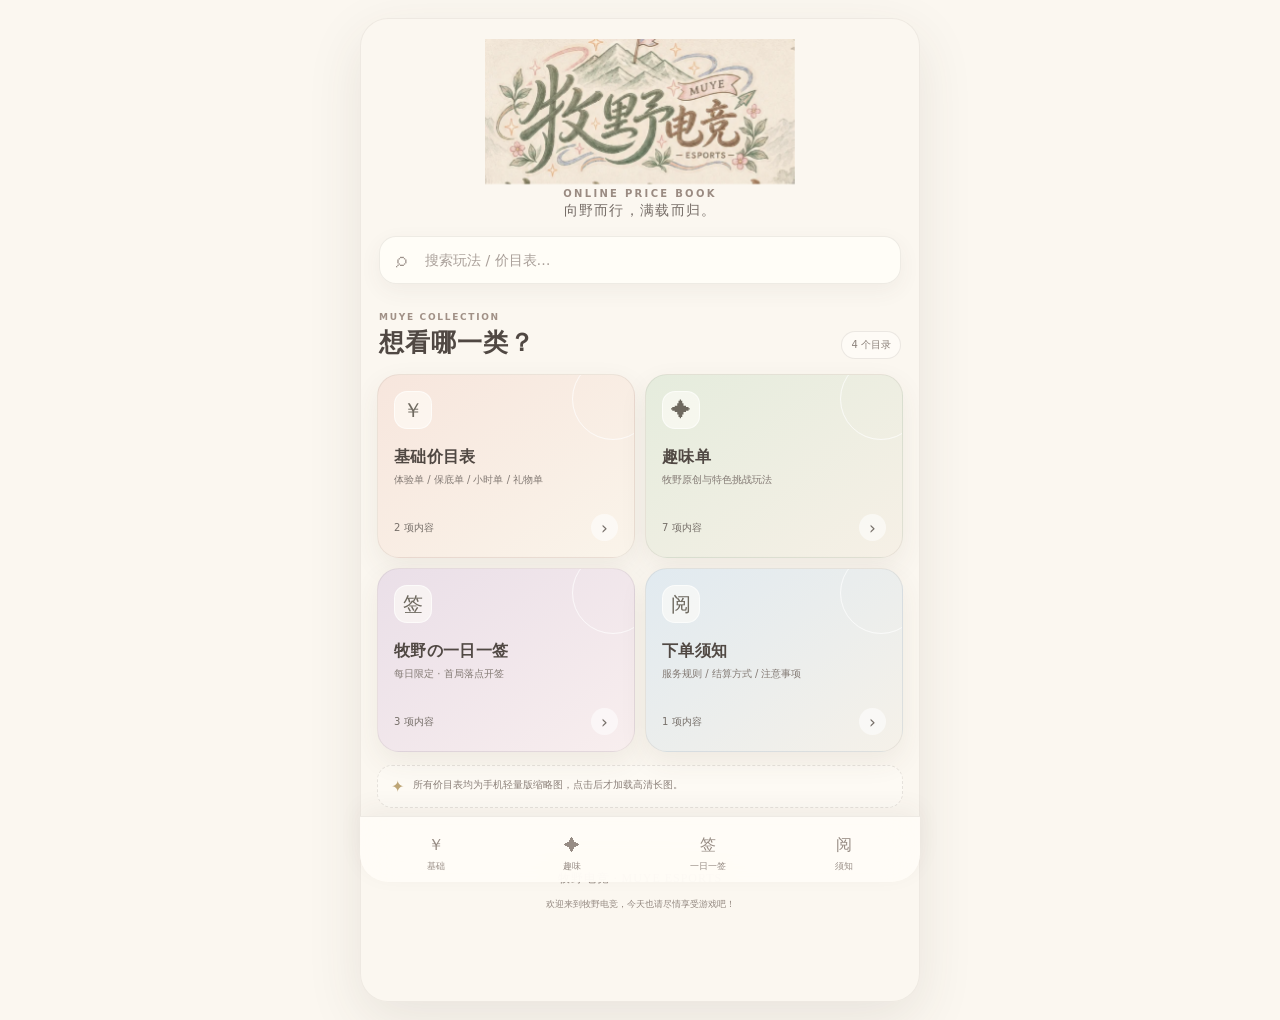
<file: index.html>
<!doctype html>
<html lang="zh-CN">
<head>
  <meta charset="utf-8" />
  <meta name="viewport" content="width=device-width,initial-scale=1,viewport-fit=cover,user-scalable=yes" />
  <meta name="theme-color" content="#f7f1e9" />
  <meta name="description" content="牧野电竞在线价目册" />
  <title>牧野电竞 · 在线价目册</title>
  <link rel="stylesheet" href="styles.css" />
</head>

<body>
  <div class="site-bg" aria-hidden="true"></div>

  <div class="app-shell">
    <header class="brand-header" id="brandHeader">
      <button class="logo-button" id="logoHome" aria-label="返回分类首页">
        <img src="assets/muye-logo.webp" class="brand-logo" alt="牧野电竞 MUYE ESPORTS" />
      </button>

      <p class="brand-tag">ONLINE PRICE BOOK</p>
      <p class="brand-slogan">向野而行，满载而归。</p>

      <label class="search-box">
        <span class="search-icon">⌕</span>
        <input id="searchInput" type="search" placeholder="搜索玩法 / 价目表…" autocomplete="off" />
        <button id="clearSearch" class="clear-search" type="button" aria-label="清空搜索">×</button>
      </label>
    </header>

    <main class="main-content">
      <!-- 分类首页 -->
      <section id="homeView" class="view">
        <div class="section-title-row">
          <div>
            <span class="mini-label">MUYE COLLECTION</span>
            <h1>想看哪一类？</h1>
          </div>
          <span class="total-badge">4 个目录</span>
        </div>

        <div id="categoryGrid" class="category-grid"></div>

        <div class="home-note">
          <span>✦</span>
          <p>所有价目表均为手机轻量版缩略图，点击后才加载高清长图。</p>
        </div>
      </section>

      <!-- 分类列表 -->
      <section id="categoryView" class="view is-hidden">
        <div class="category-head">
          <button id="backHome" class="back-button" type="button">‹ 返回分类</button>
          <span id="categoryCount" class="category-count"></span>
        </div>

        <div class="category-title-block">
          <div id="categoryMark" class="category-mark">✦</div>
          <div>
            <span class="mini-label">CATEGORY</span>
            <h2 id="categoryTitle"></h2>
            <p id="categorySubtitle"></p>
          </div>
        </div>

        <div id="cardList" class="card-list"></div>
      </section>

      <!-- 搜索结果 -->
      <section id="searchView" class="view is-hidden">
        <div class="category-head">
          <button id="exitSearch" class="back-button" type="button">‹ 返回</button>
          <span id="searchCount" class="category-count"></span>
        </div>

        <div class="category-title-block search-title-block">
          <div class="category-mark">⌕</div>
          <div>
            <span class="mini-label">SEARCH</span>
            <h2>搜索结果</h2>
            <p id="searchKeyword"></p>
          </div>
        </div>

        <div id="searchList" class="card-list"></div>

        <div id="emptySearch" class="empty-search is-hidden">
          <div>⌕</div>
          <strong>没有找到相关价目表</strong>
          <p>可以试试“数字”“一日一签”“基础”等关键词。</p>
        </div>
      </section>
    </main>

    <footer class="site-footer">
      <div></div>
      <p>牧野电竞 · MUYE ESPORTS</p>
      <span>欢迎来到牧野电竞，今天也请尽情享受游戏吧！</span>
    </footer>
  </div>

  <!-- 手机底部分类导航 -->
  <nav id="bottomNav" class="bottom-nav" aria-label="价目表分类"></nav>

  <!-- 高清图查看器 -->
  <div id="viewer" class="viewer is-hidden" aria-hidden="true">
    <header class="viewer-header">
      <button id="closeViewer" class="viewer-close" type="button" aria-label="关闭">‹</button>
      <div class="viewer-title">
        <span id="viewerCategory"></span>
        <strong id="viewerTitle"></strong>
      </div>
      <span class="viewer-spacer"></span>
    </header>

    <div id="viewerStage" class="viewer-stage">
      <div id="imageLoading" class="image-loading">
        <span class="loading-spinner"></span>
        <p>高清图片加载中</p>
      </div>

      <div id="imageError" class="image-error is-hidden">
        <strong>图片加载失败</strong>
        <p>请检查网络后重新打开。</p>
      </div>

      <img id="viewerImage" class="viewer-image is-hidden" alt="" />
    </div>

    <div class="viewer-bottom-tip">长图可上下滑动 · 双指可缩放</div>
  </div>

  <script src="data.js"></script>
  <script src="app.js"></script>
</body>
</html>
</file>
<file: styles.css>
:root{
  --paper:#fbf7f0;
  --paper-2:#f5eee5;
  --card:#fffdf8;
  --ink:#504843;
  --muted:#8c817a;
  --green:#71806a;
  --green-deep:#596451;
  --rose:#c78f93;
  --rose-soft:#ead5d3;
  --blue-soft:#dce6ea;
  --lavender:#e8dfe9;
  --gold:#c9a879;
  --line:rgba(86,72,64,.11);
  --shadow:0 10px 28px rgba(79,65,57,.075);
  --safe-bottom:env(safe-area-inset-bottom,0px);
}

*{box-sizing:border-box}
html{scroll-behavior:smooth;background:var(--paper)}
body{
  margin:0;
  min-height:100vh;
  color:var(--ink);
  background:var(--paper);
  font-family:"PingFang SC","Microsoft YaHei","Noto Sans CJK SC",system-ui,-apple-system,sans-serif;
  -webkit-font-smoothing:antialiased;
}
button,input{font:inherit}
button{color:inherit}
.is-hidden{display:none !important}

.site-bg{
  position:fixed;inset:0;z-index:-2;
  background:
    radial-gradient(circle at 12% 0%,rgba(231,211,207,.72),transparent 28%),
    radial-gradient(circle at 100% 15%,rgba(216,227,211,.65),transparent 27%),
    linear-gradient(180deg,#fbf7f0 0%,#f7f1e9 100%);
}
.site-bg::after{
  content:"";position:absolute;inset:0;opacity:.23;
  background-image:
    linear-gradient(rgba(90,77,68,.025) 1px,transparent 1px),
    linear-gradient(90deg,rgba(90,77,68,.02) 1px,transparent 1px);
  background-size:4px 4px;
}

/* 整个站按手机宽度设计。电脑端也不摊成大屏网页 */
.app-shell{
  width:100%;
  max-width:560px;
  min-height:100vh;
  margin:0 auto;
  background:rgba(251,247,240,.50);
  padding-bottom:calc(82px + var(--safe-bottom));
}

.brand-header{
  padding:20px 18px 14px;
  text-align:center;
}
.logo-button{
  display:block;
  width:min(78vw,310px);
  margin:0 auto;
  padding:0;
  border:0;
  background:transparent;
  cursor:pointer;
}
.brand-logo{
  display:block;
  width:100%;
  height:auto;
  mix-blend-mode:multiply;
}
.brand-tag{
  margin:4px 0 3px;
  color:#9a8b82;
  font-size:10px;
  letter-spacing:.23em;
  font-weight:700;
}
.brand-slogan{
  margin:0 0 16px;
  color:#766d67;
  font-family:"STSong","Songti SC","Noto Serif CJK SC",serif;
  font-size:14px;
  letter-spacing:.09em;
}

.search-box{
  display:block;
  position:relative;
  width:100%;
  height:48px;
  background:rgba(255,253,248,.90);
  border:1px solid rgba(93,78,69,.10);
  border-radius:17px;
  box-shadow:0 7px 22px rgba(83,69,61,.06);
}
.search-box input{
  width:100%;height:100%;
  border:0;outline:0;background:transparent;
  color:var(--ink);
  font-size:14px;
  padding:0 44px 0 45px;
}
.search-box input::placeholder{color:#aaa09a}
.search-icon{
  position:absolute;left:16px;top:50%;
  transform:translateY(-53%);
  font-size:21px;color:#9c918a;
}
.clear-search{
  position:absolute;right:7px;top:7px;
  width:34px;height:34px;
  border:0;border-radius:50%;
  background:transparent;color:#9b918b;
  font-size:23px;
  display:none;
}
.clear-search.show{display:block}

.main-content{padding:6px 16px 24px}
.view{animation:fadeUp .22s ease}
@keyframes fadeUp{
  from{opacity:0;transform:translateY(5px)}
  to{opacity:1;transform:translateY(0)}
}

.section-title-row{
  display:flex;align-items:flex-end;justify-content:space-between;
  gap:12px;
  padding:8px 2px 15px;
}
.mini-label{
  display:block;
  color:#a09086;
  font-size:9px;
  letter-spacing:.19em;
  font-weight:800;
  margin-bottom:4px;
}
.section-title-row h1,
.category-title-block h2{
  margin:0;
  font-family:"STSong","Songti SC","Noto Serif CJK SC",serif;
  letter-spacing:.04em;
}
.section-title-row h1{font-size:25px}
.total-badge,.category-count{
  flex:none;
  background:rgba(255,253,248,.73);
  border:1px solid var(--line);
  border-radius:999px;
  color:#8b817a;
  padding:6px 9px;
  font-size:10px;
}

/* 首页四个目录：移动端 2×2 */
.category-grid{
  display:grid;
  grid-template-columns:repeat(2,minmax(0,1fr));
  gap:10px;
}
.category-tile{
  position:relative;
  min-height:142px;
  border:1px solid rgba(91,76,68,.09);
  border-radius:22px;
  padding:16px;
  overflow:hidden;
  box-shadow:var(--shadow);
  cursor:pointer;
  text-align:left;
  background:var(--card);
}
.category-tile[data-id="basic"]{background:linear-gradient(145deg,#f7e6dd,#faf4ea)}
.category-tile[data-id="fun"]{background:linear-gradient(145deg,#e5ecdd,#f6f0e6)}
.category-tile[data-id="fortune"]{background:linear-gradient(145deg,#eadfe8,#f8eeee)}
.category-tile[data-id="rules"]{background:linear-gradient(145deg,#e1eaf0,#f5f1e9)}
.category-tile::after{
  content:"";
  position:absolute;
  width:80px;height:80px;border-radius:50%;
  border:1px solid rgba(255,255,255,.72);
  right:-20px;top:-17px;
}
.tile-mark{
  width:38px;height:38px;
  display:grid;place-items:center;
  border-radius:13px;
  background:rgba(255,253,248,.60);
  border:1px solid rgba(255,255,255,.62);
  font-family:"STSong","Songti SC",serif;
  font-size:20px;color:#6e695f;
}
.category-tile h3{
  margin:18px 0 4px;
  font-size:16px;
  letter-spacing:.02em;
}
.category-tile p{
  margin:0;
  min-height:32px;
  color:#837a74;
  font-size:10px;
  line-height:1.55;
}
.tile-foot{
  margin-top:10px;
  display:flex;justify-content:space-between;align-items:center;
  color:#766f69;
  font-size:10px;
}
.tile-arrow{
  width:27px;height:27px;border-radius:50%;
  background:rgba(255,255,255,.57);
  display:grid;place-items:center;
  font-size:17px;
}

.home-note{
  margin-top:13px;
  padding:11px 13px;
  display:flex;gap:9px;align-items:flex-start;
  border:1px dashed rgba(105,91,82,.15);
  border-radius:15px;
  color:#8c817a;
  background:rgba(255,253,248,.48);
}
.home-note span{color:#bda576}
.home-note p{margin:0;font-size:10px;line-height:1.6}

.category-head{
  display:flex;align-items:center;justify-content:space-between;
  padding:4px 0 15px;
}
.back-button{
  border:0;background:transparent;padding:7px 4px;
  font-size:12px;color:#766d67;
}
.category-title-block{
  display:flex;align-items:center;gap:12px;
  padding:0 2px 15px;
}
.category-mark{
  flex:none;
  width:51px;height:51px;border-radius:17px;
  display:grid;place-items:center;
  background:#eee5db;
  border:1px solid rgba(93,78,69,.08);
  font-family:"STSong","Songti SC",serif;
  font-size:23px;color:#716c61;
}
.category-title-block h2{font-size:25px}
.category-title-block p{
  margin:3px 0 0;
  color:#8a8079;
  font-size:10px;
}
.search-title-block{padding-bottom:13px}

/* 手机列表：缩略图左 + 内容右 */
.card-list{
  display:flex;
  flex-direction:column;
  gap:10px;
}
.price-card{
  display:grid;
  grid-template-columns:116px minmax(0,1fr);
  min-height:150px;
  background:rgba(255,253,248,.92);
  border:1px solid rgba(92,77,69,.095);
  border-radius:19px;
  overflow:hidden;
  box-shadow:0 7px 20px rgba(80,67,59,.055);
  cursor:pointer;
}
.price-thumb{
  position:relative;
  background:#eee8e1;
  overflow:hidden;
}
.price-thumb img{
  width:100%;height:100%;
  min-height:150px;
  display:block;
  object-fit:cover;
  object-position:top center;
}
.card-category-mini{
  position:absolute;left:7px;top:7px;
  padding:4px 6px;
  border-radius:999px;
  background:rgba(255,253,248,.89);
  backdrop-filter:blur(6px);
  color:#766d67;
  font-size:8px;
}
.price-info{
  min-width:0;
  padding:13px 13px 12px;
  display:flex;
  flex-direction:column;
}
.price-info h3{
  margin:0;
  font-size:16px;
  line-height:1.28;
}
.price-info .english{
  margin:3px 0 8px;
  color:#a09289;
  font-family:Georgia,"Times New Roman",serif;
  font-size:9px;
  font-style:italic;
  letter-spacing:.03em;
  white-space:nowrap;
  overflow:hidden;
  text-overflow:ellipsis;
}
.price-info .description{
  margin:0;
  color:#857b75;
  font-size:10px;
  line-height:1.65;
  display:-webkit-box;
  -webkit-box-orient:vertical;
  -webkit-line-clamp:3;
  overflow:hidden;
}
.card-open{
  margin-top:auto;
  padding-top:8px;
  display:flex;align-items:center;justify-content:space-between;
  color:#65705f;
  font-size:10px;
  font-weight:700;
}
.card-open i{
  width:25px;height:25px;border-radius:50%;
  display:grid;place-items:center;
  background:#eef0e8;
  font-style:normal;
  font-size:14px;
}

.empty-search{
  padding:52px 20px;
  text-align:center;
  color:#958a83;
}
.empty-search div{font-size:30px;margin-bottom:8px}
.empty-search strong{display:block;color:#6d655f;margin-bottom:5px;font-size:14px}
.empty-search p{margin:0;font-size:10px}

/* Footer */
.site-footer{
  padding:22px 18px 8px;
  text-align:center;color:#948981;
}
.site-footer div{
  width:65px;height:1px;background:rgba(90,76,68,.13);
  margin:0 auto 15px;
}
.site-footer p{
  margin:0 0 5px;
  font-family:"STSong","Songti SC",serif;
  font-size:12px;letter-spacing:.08em;
}
.site-footer span{font-size:9px}

/* 底部导航：为手机拇指操作设计 */
.bottom-nav{
  position:fixed;
  left:50%;bottom:0;
  z-index:90;
  transform:translateX(-50%);
  width:100%;
  max-width:560px;
  height:calc(66px + var(--safe-bottom));
  padding:7px 8px var(--safe-bottom);
  display:grid;
  grid-template-columns:repeat(4,1fr);
  background:rgba(255,252,247,.94);
  border-top:1px solid rgba(91,77,68,.10);
  backdrop-filter:blur(18px);
  box-shadow:0 -8px 24px rgba(71,59,52,.055);
}
.nav-item{
  border:0;background:transparent;
  display:flex;flex-direction:column;
  align-items:center;justify-content:center;
  gap:2px;
  color:#978c84;
  padding:0;
}
.nav-glyph{
  width:28px;height:25px;
  display:grid;place-items:center;
  border-radius:10px;
  font-family:"STSong","Songti SC",serif;
  font-size:16px;
}
.nav-label{font-size:9px}
.nav-item.active{color:var(--green-deep)}
.nav-item.active .nav-glyph{background:#e9ede4}

/* Viewer：真正全屏手机查看，不再是电脑弹窗 */
.viewer{
  position:fixed;inset:0;
  z-index:999;
  background:#eee8e1;
  display:flex;
  flex-direction:column;
}
.viewer-header{
  flex:none;
  height:calc(54px + env(safe-area-inset-top,0px));
  padding:env(safe-area-inset-top,0px) 10px 0;
  display:grid;
  grid-template-columns:44px 1fr 44px;
  align-items:center;
  background:rgba(255,253,249,.96);
  border-bottom:1px solid rgba(91,77,68,.09);
  backdrop-filter:blur(16px);
}
.viewer-close{
  width:38px;height:38px;
  border:0;border-radius:50%;
  background:#f0eae3;
  font-size:26px;
  line-height:1;
}
.viewer-title{text-align:center;min-width:0}
.viewer-title span{
  display:block;color:#9c9088;
  font-size:8px;
  letter-spacing:.08em;
}
.viewer-title strong{
  display:block;
  margin-top:1px;
  font-size:13px;
  white-space:nowrap;
  overflow:hidden;
  text-overflow:ellipsis;
}
.viewer-stage{
  position:relative;
  flex:1;
  overflow:auto;
  -webkit-overflow-scrolling:touch;
  padding:8px;
  text-align:center;
}
.viewer-image{
  display:block;
  width:100%;
  height:auto;
  max-width:760px;
  margin:0 auto;
  border-radius:10px;
  box-shadow:0 5px 18px rgba(56,47,42,.10);
}
.image-loading,
.image-error{
  position:absolute;
  inset:0;
  display:flex;
  flex-direction:column;
  align-items:center;
  justify-content:center;
  color:#877d76;
  background:#eee8e1;
}
.image-loading p,
.image-error p{
  margin:9px 0 0;
  font-size:11px;
}
.image-error strong{font-size:14px;color:#6e6660}
.loading-spinner{
  width:25px;height:25px;
  border-radius:50%;
  border:2px solid rgba(104,91,83,.17);
  border-top-color:#73806c;
  animation:spin .75s linear infinite;
}
@keyframes spin{to{transform:rotate(360deg)}}
.viewer-bottom-tip{
  flex:none;
  padding:8px 12px calc(8px + env(safe-area-inset-bottom,0px));
  text-align:center;
  color:#988e87;
  background:rgba(255,253,249,.96);
  border-top:1px solid rgba(91,77,68,.08);
  font-size:9px;
}

/* 仅针对窄屏再压一档 */
@media (max-width:360px){
  .brand-header{padding-left:13px;padding-right:13px}
  .main-content{padding-left:12px;padding-right:12px}
  .category-grid{gap:8px}
  .category-tile{min-height:133px;padding:13px}
  .price-card{grid-template-columns:105px minmax(0,1fr)}
  .price-thumb img{min-height:145px}
}

/* 桌面仅增加边界感，不改变手机排版 */
@media (min-width:700px){
  body{padding:18px 0}
  .app-shell{
    min-height:calc(100vh - 36px);
    border-radius:28px;
    overflow:hidden;
    box-shadow:0 18px 55px rgba(67,54,48,.10);
    border:1px solid rgba(90,76,68,.08);
  }
  .bottom-nav{
    bottom:18px;
    border-radius:0 0 28px 28px;
    overflow:hidden;
  }
}
</file>
